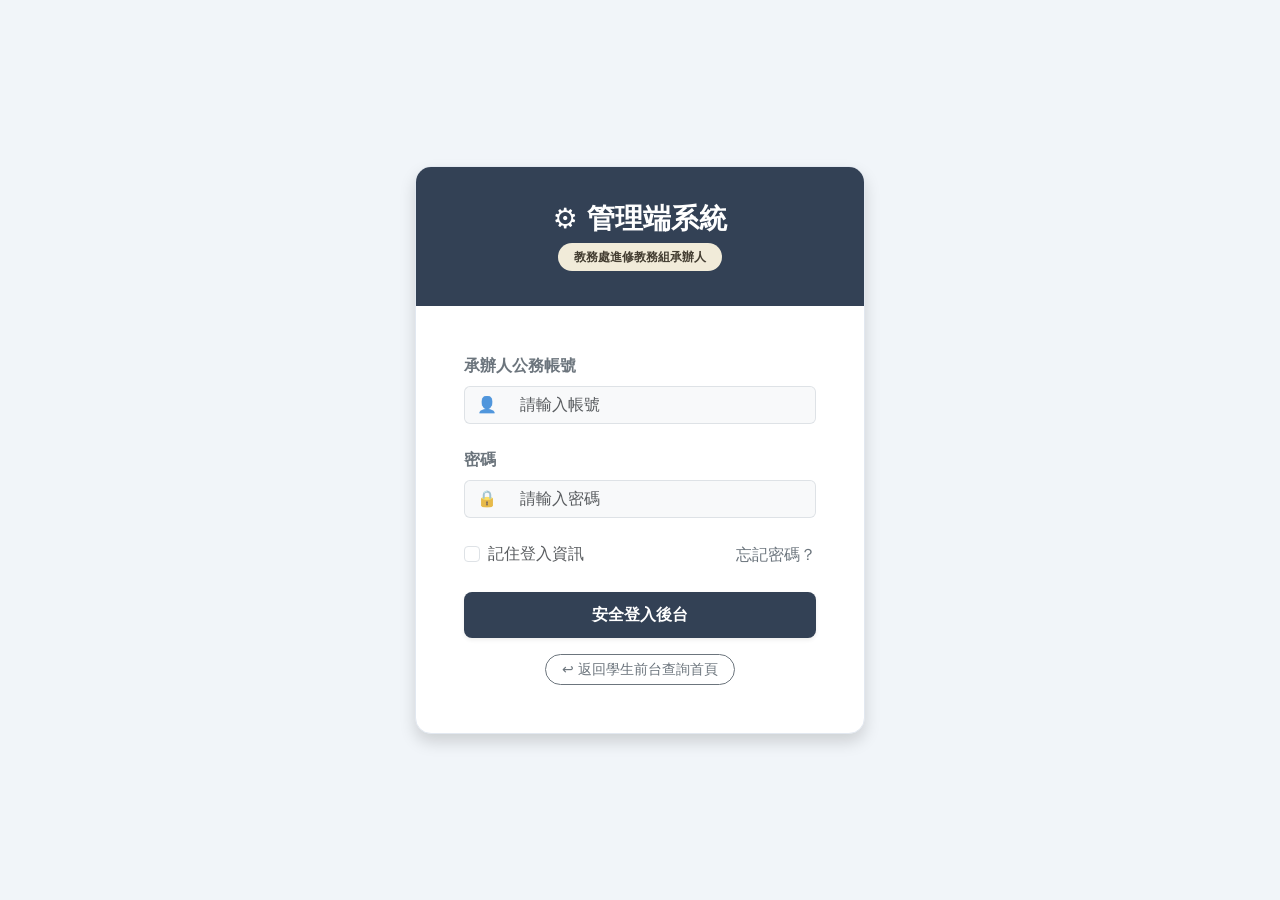
<file: 1.html>
<!DOCTYPE html>
<html lang="zh-Hant">
<head>
  <meta charset="UTF-8">
  <meta name="viewport" content="width=device-width, initial-scale=1.0">
  <title>承辦人登入 - 教務處進修教務組</title>

  <!-- Bootstrap 5 CSS -->
  <link href="https://cdn.jsdelivr.net/npm/bootstrap@5.3.3/dist/css/bootstrap.min.css" rel="stylesheet">
  
  <style>
    body {
      background-color: #f1f5f9; /* 莫蘭迪淺灰藍背景 */
      min-height: 100vh;
      display: flex;
      align-items: center;
      justify-content: center;
    }
    .login-card {
      background: white;
      border-radius: 16px;
      border: 1px solid #e2e8f0;
      max-width: 450px;
      width: 100%;
      overflow: hidden;
    }
    /* 延續後台的深石板灰 */
    .login-header {
      background-color: #334155; 
      color: white;
      padding: 35px 25px;
      text-align: center;
    }
    .btn-login {
      background-color: #334155;
      color: white;
      font-weight: 600;
      padding: 10px;
      transition: 0.2s;
    }
    .btn-login:hover {
      background-color: #475569;
      color: white;
    }
    /* 莫蘭迪黃微調標籤 */
    .bg-morandi-yellow { 
      background-color: #f1ebd9; 
      color: #443e32; 
    }
  </style>
</head>
<body>

<div class="container p-3">
  <div class="login-card shadow mx-auto">
    
    <!-- 登入頂部 Banner -->
    <div class="login-header">
      <h3 class="fw-bold mb-2">⚙️ 管理端系統</h3>
      <span class="badge bg-morandi-yellow px-3 py-2 rounded-pill fs-7 fw-bold">教務處進修教務組承辦人</span>
    </div>

    <!-- 登入表單 -->
    <div class="card-body p-4 p-md-5">
      <form id="loginForm" onsubmit="handleLogin(event)">
        
        <!-- 帳號輸入 -->
        <div class="mb-4">
          <label for="username" class="form-label fw-bold text-secondary">承辦人公務帳號</label>
          <div class="input-group">
            <span class="input-group-text bg-light border-end-0 text-muted">👤</span>
            <input type="text" id="username" class="form-control border-start-0 bg-light" placeholder="請輸入帳號" required>
          </div>
        </div>

        <!-- 密碼輸入 -->
        <div class="mb-4">
          <label for="password" class="form-label fw-bold text-secondary">密碼</label>
          <div class="input-group">
            <span class="input-group-text bg-light border-end-0 text-muted">🔒</span>
            <input type="password" id="password" class="form-control border-start-0 bg-light" placeholder="請輸入密碼" required>
          </div>
        </div>

        <!-- 記住我 -->
        <div class="mb-4 d-flex justify-content-between align-items-center">
          <div class="form-check">
            <input type="checkbox" class="form-check-input" id="rememberMe">
            <label class="form-check-label text-muted fs-7" for="rememberMe">記住登入資訊</label>
          </div>
          <a href="#" class="text-decoration-none fs-7 text-secondary" onclick="alert('請洽資訊組親自辦理密碼重設')">忘記密碼？</a>
        </div>

        <!-- 登入按鈕 -->
        <button type="submit" class="btn btn-login w-100 rounded-3 shadow-sm mb-3">安全登入後台</button>
        
        <!-- 回前台連結 -->
        <div class="text-center">
          <a href="11-1.html" class="btn btn-sm btn-outline-secondary px-3 rounded-pill fs-7">
            ↩️ 返回學生前台查詢首頁
          </a>
        </div>

      </form>
    </div>
    
  </div>
</div>

<script>
function handleLogin(event) {
  // 阻止表單預設重新整理網頁的行為
  event.preventDefault(); 
  
  // 這裡可以加入你的帳密驗證邏輯（目前先做直接跳轉）
  alert("登入成功！正在進入教務處線上諮詢單審查系統...");
  
  // 💡 登入成功後，直接跳轉到你的後台頁面 123.html
  window.location.href = "123.html";
}
</script>

<!-- Bootstrap 5 JS Bundle -->
<script src="https://cdn.jsdelivr.net/npm/bootstrap@5.3.3/dist/js/bootstrap.bundle.min.js"></script>
</body>
</html>
</file>
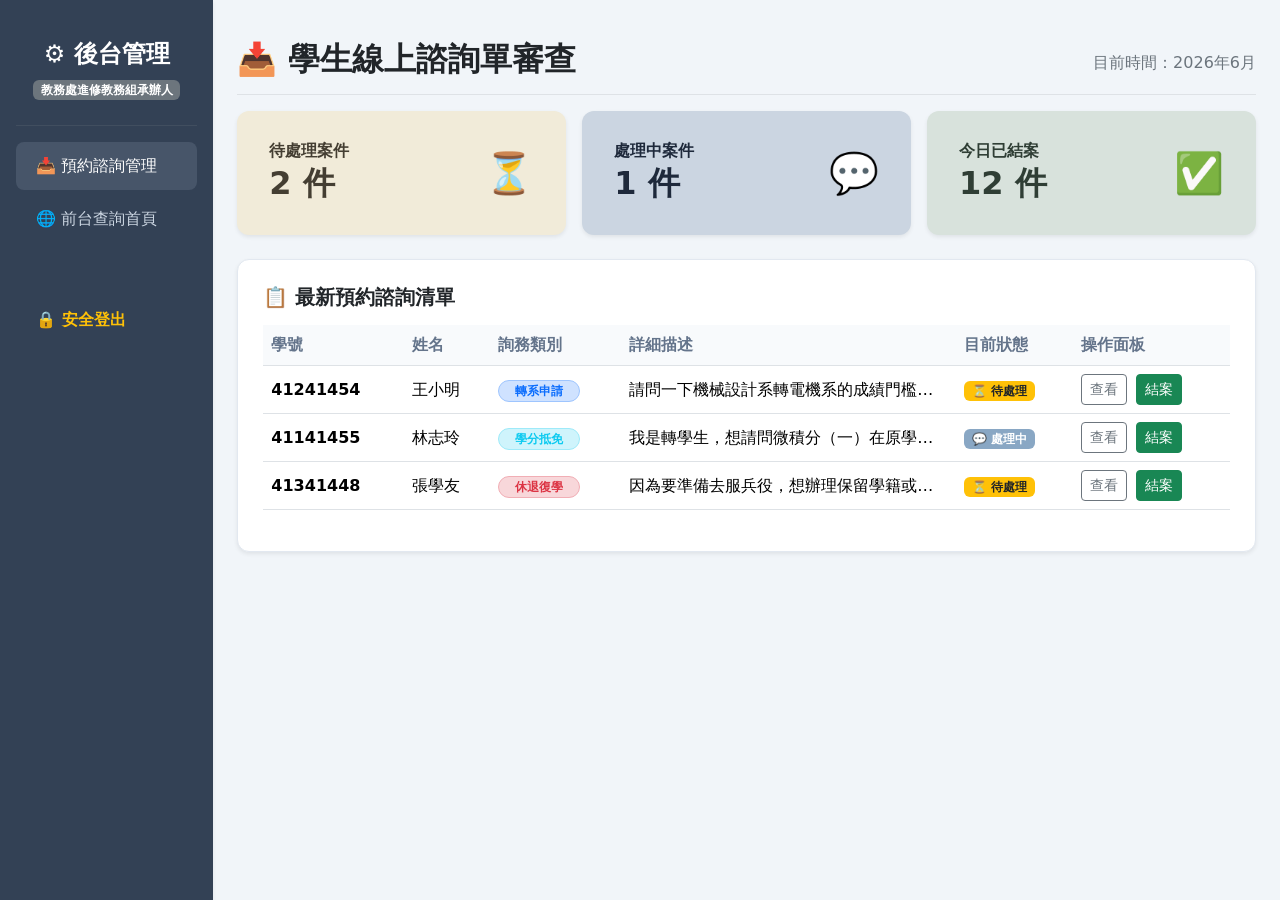
<file: 123.html>
<!DOCTYPE html>
<html lang="zh-Hant">
<head>
  <meta charset="UTF-8">
  <meta name="viewport" content="width=device-width, initial-scale=1.0">
  <title>教務處進修教務組後台管理系統</title>

  <link href="https://cdn.jsdelivr.net/npm/bootstrap@5.3.3/dist/css/bootstrap.min.css" rel="stylesheet">
  
  <style>
    body {
      background-color: #f1f5f9; /* 莫蘭迪淺灰藍背景 */
    }
    /* 側邊欄樣式 */
    .sidebar {
      background-color: #334155; /* 深石板灰 */
      min-height: 100vh;
      color: white;
    }
    .sidebar .nav-link {
      color: #cbd5e1;
      padding: 12px 20px;
      border-radius: 8px;
      margin-bottom: 5px;
      transition: 0.2s;
    }
    .sidebar .nav-link:hover, .sidebar .nav-link.active {
      background-color: #475569;
      color: white;
    }
    /* 數據卡片樣式 */
    .stat-card {
      border: none;
      border-radius: 12px;
      transition: 0.3s;
    }
    .stat-card:hover {
      transform: translateY(-3px);
    }
    /* 莫蘭迪統計卡片顏色 */
    .bg-morandi-blue { background-color: #cbd5e1; color: #1e293b; }
    .bg-morandi-yellow { background-color: #f1ebd9; color: #443e32; }
    .bg-morandi-green { background-color: #d8e2dc; color: #2f3e35; }

    /* 表格樣式微調 */
    .table-container {
      background: white;
      border-radius: 12px;
      padding: 25px;
      border: 1px solid #e2e8f0;
    }
    .table th {
      background-color: #f8fafc;
      color: #64748b;
      font-weight: 600;
    }
  </style>
</head>
<body>

<div class="container-fluid">
  <div class="row">
    
    <nav class="col-md-3 col-lg-2 d-md-block sidebar collapse p-3 shadow shadow-sm">
      <div class="text-center my-4">
        <h4 class="fw-bold text-white">⚙️ 後台管理</h4>
        <span class="badge bg-secondary">教務處進修教務組承辦人</span>
      </div>
      <hr class="text-secondary">
      <ul class="nav flex-column">
        <li class="nav-item">
          <a class="nav-link active" href="#">📥 預約諮詢管理</a>
        </li>
        <li class="nav-item">
          <a class="nav-link" href="11-1.html" target="_blank">🌐 前台查詢首頁</a>
        </li>
        <li class="nav-item mt-5">
          <a class="nav-link text-warning fw-bold" href="1.html">🔒 安全登出</a>
        </li>
      </ul>
    </nav>

    <main class="col-md-9 ms-sm-auto col-lg-10 px-md-4 py-4">
      
      <div class="d-flex justify-content-between flex-wrap flex-md-nowrap align-items-center pt-3 pb-2 mb-3 border-bottom">
        <h1 class="h2 fw-bold text-dark">📥 學生線上諮詢單審查</h1>
        <div class="text-secondary">目前時間：2026年6月</div>
      </div>

      <div class="row g-3 mb-4">
        <div class="col-12 col-sm-6 col-lg-4">
          <div class="card stat-card bg-morandi-yellow shadow-sm p-3">
            <div class="card-body d-flex justify-content-between align-items-center">
              <div>
                <h6 class="card-subtitle mb-1 text-uppercase fw-bold">待處理案件</h6>
                <h2 class="card-title mb-0 fw-bold" id="pendingCount">2 件</h2>
              </div>
              <span class="fs-1">⏳</span>
            </div>
          </div>
        </div>
        <div class="col-12 col-sm-6 col-lg-4">
          <div class="card stat-card bg-morandi-blue shadow-sm p-3">
            <div class="card-body d-flex justify-content-between align-items-center">
              <div>
                <h6 class="card-subtitle mb-1 text-uppercase fw-bold">處理中案件</h6>
                <h2 class="card-title mb-0 fw-bold" id="processingCount">1 件</h2>
              </div>
              <span class="fs-1">💬</span>
            </div>
          </div>
        </div>
        <div class="col-12 col-sm-6 col-lg-4">
          <div class="card stat-card bg-morandi-green shadow-sm p-3">
            <div class="card-body d-flex justify-content-between align-items-center">
              <div>
                <h6 class="card-subtitle mb-1 text-uppercase fw-bold">今日已結案</h6>
                <h2 class="card-title mb-0 fw-bold" id="closedCount">12 件</h2>
              </div>
              <span class="fs-1">✅</span>
            </div>
          </div>
        </div>
      </div>

      <div class="table-container shadow-sm">
        <h5 class="fw-bold mb-3 text-dark">📋 最新預約諮詢清單</h5>
        <div class="table-responsive">
          <table class="table table-hover align-middle">
            <thead>
              <tr>
                <th>學號</th>
                <th>姓名</th>
                <th>詢務類別</th>
                <th>詳細描述</th>
                <th>目前狀態</th>
                <th>操作面板</th>
              </tr>
            </thead>
            <tbody>
              <tr>
                <td class="fw-bold">41241454</td>
                <td>王小明</td>
                <td><span class="badge bg-primary-subtle text-primary border border-primary-subtle rounded-pill px-3">轉系申請</span></td>
                <td class="text-truncate" style="max-width: 250px;">請問一下機械設計系轉電機系的成績門檻是多少？部分科目沒過可以申請嗎？</td>
                <td><span class="badge bg-warning text-dark px-2 py-1">⏳ 待處理</span></td>
                <td>
                  <button class="btn btn-sm btn-outline-secondary me-1" onclick="viewDetail('王小明', '轉系申請', '請問一下機械設計系轉電機系的成績門檻是多少？部分科目沒過可以申請嗎？')">查看</button>
                  <button class="btn btn-sm btn-success text-white" onclick="changeStatus(this, 'pending')">結案</button>
                </td>
              </tr>
              <tr>
                <td class="fw-bold">41141455</td>
                <td>林志玲</td>
                <td><span class="badge bg-info-subtle text-info border border-info-subtle rounded-pill px-3">學分抵免</span></td>
                <td class="text-truncate" style="max-width: 250px;">我是轉學生，想請問微積分（一）在原學校修過，要如何填寫抵免單？</td>
                <td><span class="badge bg-blue text-white px-2 py-1" style="background-color: #89a7c4;">💬 處理中</span></td>
                <td>
                  <button class="btn btn-sm btn-outline-secondary me-1" onclick="viewDetail('林志玲', '學分抵免', '我是轉學生，想請問微積分（一）在原學校修過，要如何填寫抵免單？')">查看</button>
                  <button class="btn btn-sm btn-success text-white" onclick="changeStatus(this, 'processing')">結案</button>
                </td>
              </tr>
              <tr>
                <td class="fw-bold">41341448</td>
                <td>張學友</td>
                <td><span class="badge bg-danger-subtle text-danger border border-danger-subtle rounded-pill px-3">休退復學</span></td>
                <td class="text-truncate" style="max-width: 250px;">因為要準備去服兵役，想辦理保留學籍或休學，需要帶家長同意書嗎？</td>
                <td><span class="badge bg-warning text-dark px-2 py-1">⏳ 待處理</span></td>
                <td>
                  <button class="btn btn-sm btn-outline-secondary me-1" onclick="viewDetail('張學友', '休退復學', '因為要準備去服兵役，想辦理保留學籍或休學，需要帶家長同意書嗎？')">查看</button>
                  <button class="btn btn-sm btn-success text-white" onclick="changeStatus(this, 'pending')">結案</button>
                </td>
              </tr>
            </tbody>
          </table>
        </div>
      </div>

    </main>
  </div>
</div>

<div class="modal fade" id="detailModal" tabindex="-1" aria-hidden="true">
  <div class="modal-dialog modal-dialog-centered">
    <div class="modal-content">
      <div class="modal-header">
        <h5 class="modal-title fw-bold">🔍 諮詢詳情內容</h5>
        <button type="button" class="btn-close" data-bs-dismiss="modal" aria-label="Close"></button>
      </div>
      <div class="modal-body">
        <p><strong>學生姓名：</strong> <span id="modalName"></span></p>
        <p><strong>教務類別：</strong> <span id="modalCategory"></span></p>
        <hr>
        <p><strong>詳細描述內容：</strong></p>
        <div class="p-3 bg-light rounded text-muted" id="modalText" style="white-space: pre-line;"></div>
      </div>
      <div class="modal-footer">
        <button type="button" class="btn btn-secondary text-white" data-bs-dismiss="modal">關閉</button>
      </div>
    </div>
  </div>
</div>

<script src="https://cdn.jsdelivr.net/npm/bootstrap@5.3.3/dist/js/bootstrap.bundle.min.js"></script>

<script>
// 初始化數字變數
let pendingCount = 2;
let processingCount = 1;
let closedCount = 12;

let myModal;
// 網頁載入完成後初始化 Modal 實例
document.addEventListener("DOMContentLoaded", function() {
  myModal = new bootstrap.Modal(document.getElementById('detailModal'));
});

// 查看詳細內容
function viewDetail(name, category, text) {
  document.getElementById('modalName').innerText = name;
  document.getElementById('modalCategory').innerText = category;
  document.getElementById('modalText').innerText = text;
  myModal.show(); // 呼叫顯示
}

// 結案功能：扣除對應狀態數，並增加結案數
function changeStatus(button, currentType) {
  const row = button.closest('tr');
  const statusBadge = row.querySelector('td:nth-child(5) .badge');
  
  // 變更表格內狀態標籤
  statusBadge.className = "badge bg-success text-white px-2 py-1";
  statusBadge.innerText = "✅ 已結案";
  
  // 禁用按鈕
  button.disabled = true;
  button.className = "btn btn-sm btn-secondary disabled";

  // 💡 根據原本的狀態進行數字加減
  if (currentType === 'pending') {
    pendingCount--;
    document.getElementById('pendingCount').innerText = pendingCount + " 件";
  } else if (currentType === 'processing') {
    processingCount--;
    document.getElementById('processingCount').innerText = processingCount + " 件";
  }
  
  // 今日結案數增加
  closedCount++;
  document.getElementById('closedCount').innerText = closedCount + " 件";

  alert("該筆學生諮詢已成功變更為 結案 狀態！上方的案件統計已同步更新。");
}
</script>

</body>
</html>
</file>
